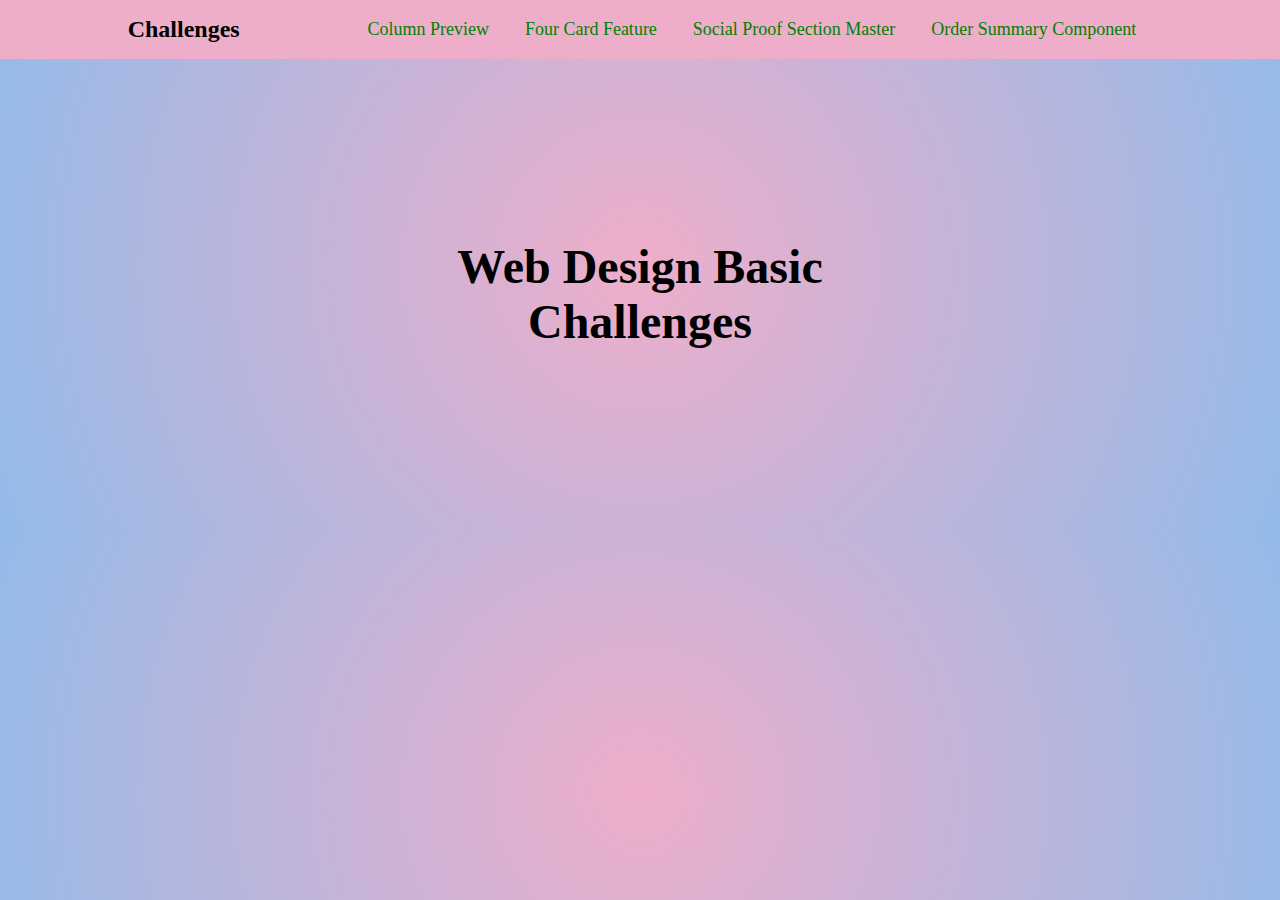
<file: index.html>
<!DOCTYPE html>
<html lang="en">
  <head>
    <meta charset="UTF-8" />
    <meta name="viewport" content="width=device-width, initial-scale=1.0" />
    <title>Deploy project</title>
    <link rel="stylesheet" href="style.css" />
  </head>
  <body>
    <div class="row">
      <h2>Challenges</h2>
      <ul>
        <li>
          <a href="3-column-preview-card-component-main/index.html"
            >Column Preview</a
          >
        </li>
        <li>
          <a href="four-card-feature-section-master/index.html"
            >Four Card Feature</a
          >
        </li>
        <li>
          <a href="social-proof-section-master/index.html"
            >Social Proof Section Master</a
          >
        </li>
        <li>
          <a href="order-summary-component-main/index.html"
            >Order Summary Component</a
          >
        </li>
      </ul>
    </div>
    <h1>Web Design Basic Challenges</h1>
  </body>
</html>
</file>
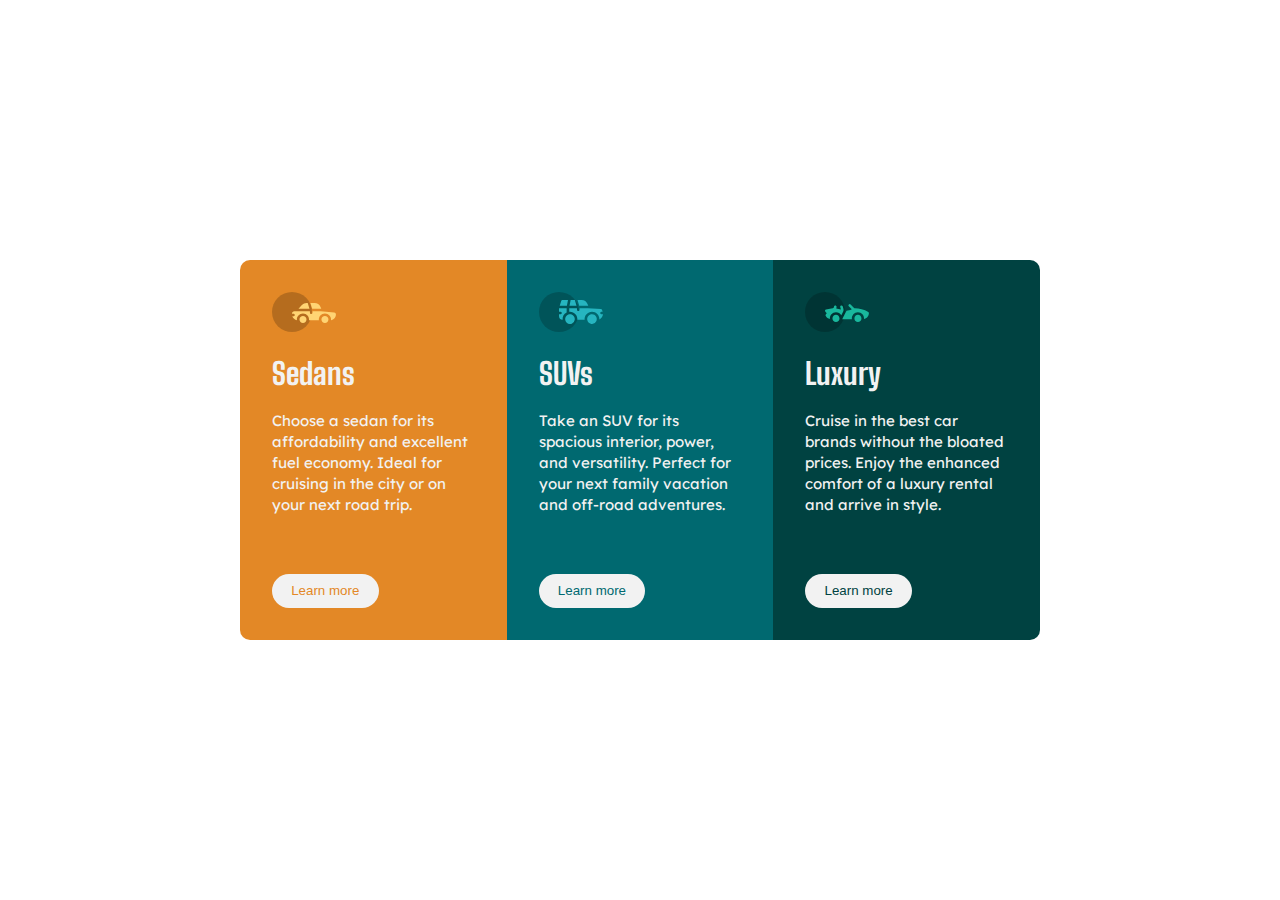
<file: 3-column-preview-card-component-main/index.html>
<!DOCTYPE html>
<html lang="en">
  <head>
    <meta charset="UTF-8" />
    <meta name="viewport" content="width=device-width, initial-scale=1.0" />
    <!-- displays site properly based on user's device -->

    <link
      rel="icon"
      type="image/png"
      sizes="32x32"
      href="./images/favicon-32x32.png"
    />

    <title>Frontend Mentor | 3-column preview card component</title>

    <!-- Feel free to remove these styles or customise in your own stylesheet 👍 -->
    <style>
      .attribution {
        font-size: 11px;
        text-align: center;
      }
      .attribution a {
        color: hsl(228, 45%, 44%);
      }
    </style>
    <link rel="stylesheet" href="css/style.css" />
  </head>
  <body>
    <div class="container">
      <div class="card">
        <div class="card-content">
          <img src="images/icon-sedans.svg" alt="img" />
          <h1>Sedans</h1>
          <p>
            Choose a sedan for its affordability and excellent fuel economy.
            Ideal for cruising in the city or on your next road trip.
          </p>
        </div>
        <button>Learn more</button>
      </div>
      <div class="card">
        <div class="card-content">
          <img src="images/icon-suvs.svg" alt="img" />
          <h1>SUVs</h1>
          <p>
            Take an SUV for its spacious interior, power, and versatility.
            Perfect for your next family vacation and off-road adventures.
          </p>
        </div>
        <button>Learn more</button>
      </div>
      <div class="card">
        <div class="card-content">
          <img src="images/icon-luxury.svg" alt="img" />
          <h1>Luxury</h1>
          <p>
            Cruise in the best car brands without the bloated prices. Enjoy the
            enhanced comfort of a luxury rental and arrive in style.
          </p>
        </div>
        <button>Learn more</button>
      </div>
    </div>

    <!-- <div class="attribution">
      Challenge by
      <a href="https://www.frontendmentor.io?ref=challenge" target="_blank"
        >Frontend Mentor</a
      >. Coded by <a href="#">Your Name Here</a>.
    </div> -->
  </body>
</html>
</file>
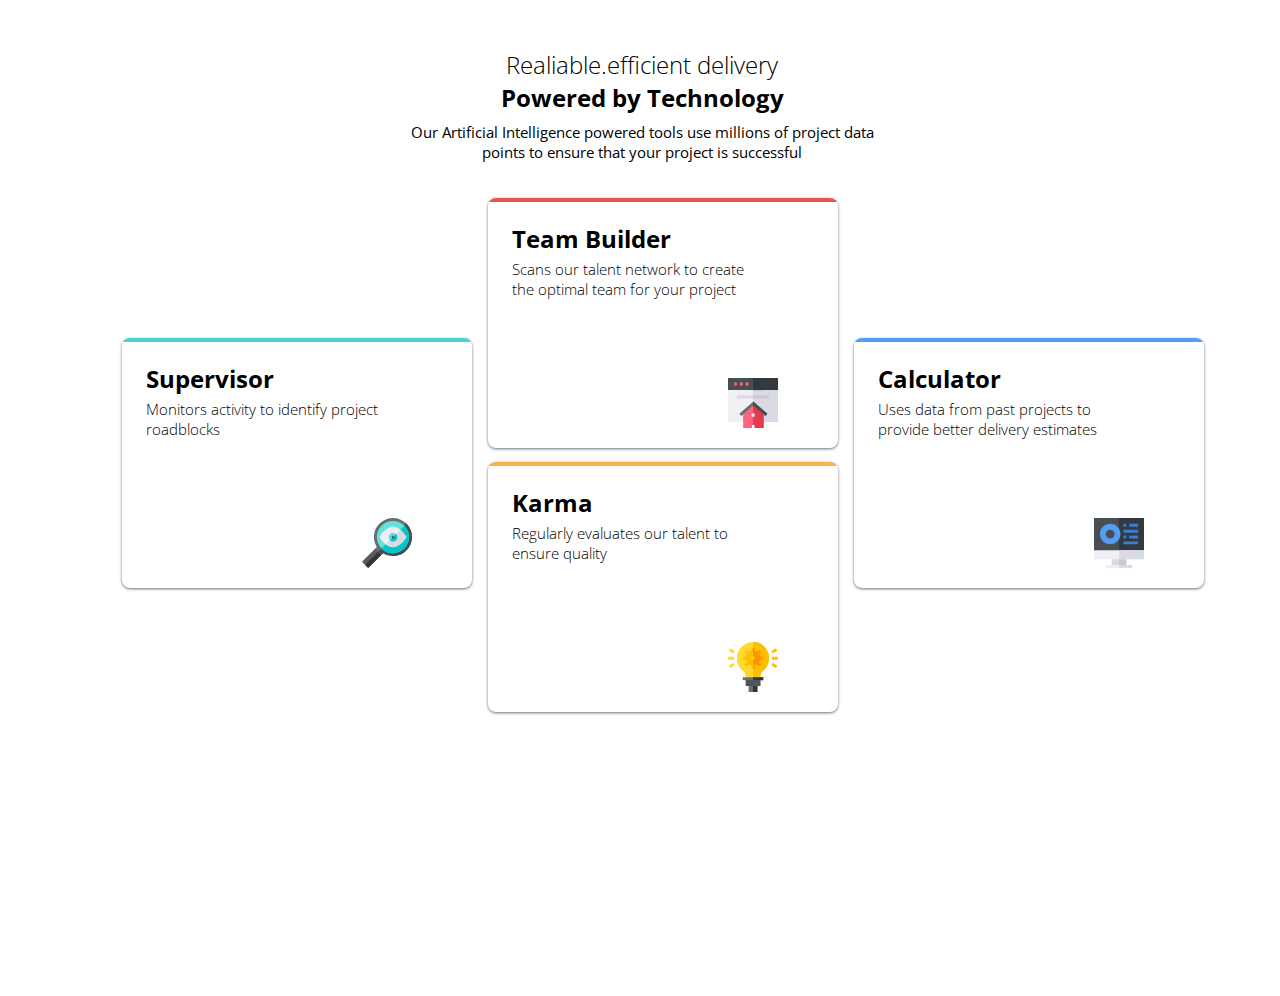
<file: four-card-feature-section-master/index.html>
<!DOCTYPE html>
<html lang="en">
<head>
  <meta charset="UTF-8">
  <meta name="viewport" content="width=device-width, initial-scale=1.0"> <!-- displays site properly based on user's device -->

  <link rel="icon" type="image/png" sizes="32x32" href="./images/favicon-32x32.png">
  <link rel="stylesheet" href="css/style.css">
  
  <title>Frontend Mentor | Four card feature section</title>

  <!-- Feel free to remove these styles or customise in your own stylesheet 👍 -->
  <style>
    .attribution { font-size: 11px; text-align: center; }
    .attribution a { color: hsl(228, 45%, 44%); }
  </style>
</head>
<body>

  <div class="container">
    <div class="header">
      <span class="title">Realiable.efficient delivery</span>
      <div class="power">Powered by Technology</div>
      <div class="outfit">Our Artificial Intelligence powered tools use millions of project data points to ensure that your project is successful </div>
        
     
    </div>
    <div class="footer">
      <div class="card card-one">
        <div class="green"></div>
        <div class="image">
          <h2>Supervisor</h2>
          <p> Monitors activity to identify project roadblocks</p>
        </div>
          <img src="images/icon-supervisor.svg" alt="mine">
      </div>
      <div class=" card-container">
        <div class="card card-two">
          <div class="red"></div>
          <div class="image">
          <h2>Team Builder</h2>
          <p> Scans our talent network to create the optimal team for your project</p>
        </div>
          <img src="images/icon-team-builder.svg" alt="mine">
        </div>
        <div class="card  card-three">
          <div class="orange"></div>
          <div class="image">
          <h2>Karma</h2>
          <p>Regularly evaluates our talent to ensure quality</p>
        </div>
          <img src="images/icon-karma.svg" alt="mine">
        </div>
      </div>
      <div class="card card-four">
        <div class="blue"></div>
        <div class="image">
        <h2>Calculator</h2>
        <p> Uses data from past projects to provide better delivery estimates

        </p>
      </div>
        <img src="images/icon-calculator.svg" alt="mine">
      </div>
    </div>
  </div>


  <!-- Reliable, efficient delivery
  Powered by Technology

  Our Artificial Intelligence powered tools use millions of project data points 
  to ensure that your project is successful

  Supervisor
  Monitors activity to identify project roadblocks

  Team Builder
  Scans our talent network to create the optimal team for your project

  Karma
  Regularly evaluates our talent to ensure quality

  Calculator
  Uses data from past projects to provide better delivery estimates

  
  <footer>
    <p class="attribution">
      Challenge by <a href="https://www.frontendmentor.io?ref=challenge" target="_blank">Frontend Mentor</a>. 
      Coded by <a href="#">Your Name Here</a>.
    </p>
  </footer> -->
</body>
</html>
</file>
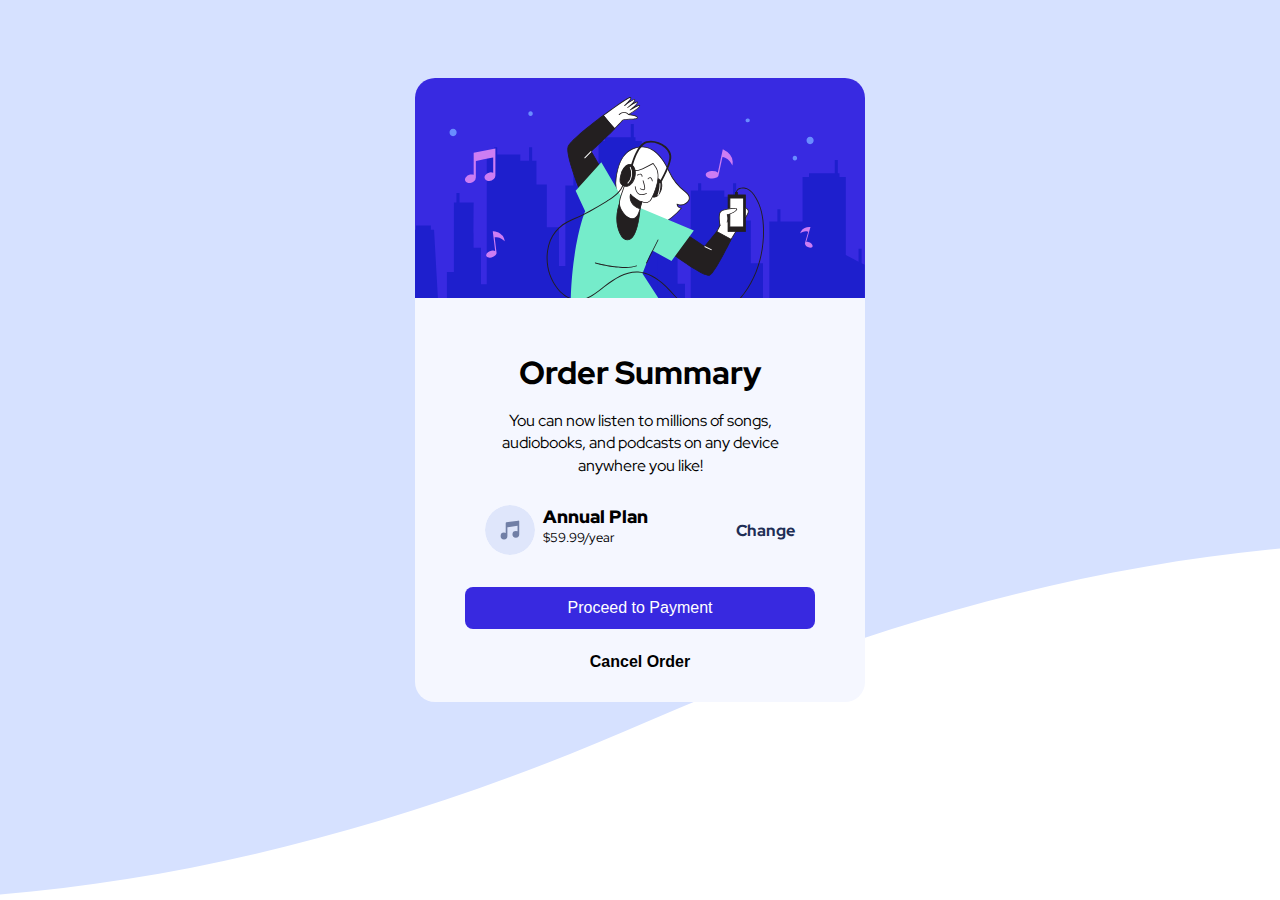
<file: order-summary-component-main/index.html>
<!DOCTYPE html>
<html lang="en">
  <head>
    <meta charset="UTF-8" />
    <meta name="viewport" content="width=device-width, initial-scale=1.0" />
    <!-- displays site properly based on user's device -->

    <link
      rel="icon"
      type="image/png"
      sizes="32x32"
      href="./images/favicon-32x32.png"
    />

    <title>Frontend Mentor | Order summary card</title>

    <!-- Feel free to remove these styles or customise in your own stylesheet 👍 -->
    <style>
      .attribution {
        font-size: 11px;
        text-align: center;
      }
      .attribution a {
        color: hsl(228, 45%, 44%);
      }
    </style>
   
    <link rel="stylesheet" href="css/style.css">
  </head>
  <body>

    <div class="container">
      <div class="image">
        <img src="images/illustration-hero.svg" alt="img" />
      </div>
      <div class="content">
        <h1>Order Summary</h1>
        <p>
          You can now listen to millions of songs, audiobooks, and podcasts on
          any device anywhere you like!
        </p>
      </div>
      <div class="audio">
        <div class="flex">
        <img src="images/icon-music.svg" alt="img" />
        <div class="audio-content">
         
          <h3>Annual Plan</h3>
          <h5>$59.99/year</h5>
        </div>
      </div>
        <span>Change</span>
      </div>
      <div class="footer">
       <div class="button-one">
        <button>Proceed to Payment</button>
    
      
       
      </div>
      <div class="button-two">
        <button>Cancel Order</button>
      </div>
    
      </div>
    </div>

    <!-- Order Summary

  You can now listen to millions of songs, audiobooks, and podcasts on any 
  device anywhere you like!

  Annual Plan
  $59.99/year

  Change

  Proceed to Payment
  Cancel Order -->

    <!-- <div class="attribution">
    Challenge by <a href="https://www.frontendmentor.io?ref=challenge" target="_blank">Frontend Mentor</a>. 
    Coded by <a href="#">Your Name Here</a>.
  </div> -->
  </body>
</html>
</file>
<file: style.css>
body{
background: #EEAECA;
background: radial-gradient(circle,rgba(238, 174, 202, 1) 0%, rgba(148, 187, 233, 1) 100%);


}
*{
    margin: 0;
    padding: 0;
    box-sizing: border-box;
}
h1{
    max-width: 500px;
    text-align: center;
    margin: 180px auto;
    font-size: 3rem;
    
}
.row{
    display: flex;
    justify-content: space-evenly;
    align-items: center;
    background-color: #EEAECA;
    padding: 1rem;
}
ul{
   list-style-type: none; 
}
ul li {
    display: inline-block;
    text-decoration: none;
}
ul li a{
    text-decoration: none;
    margin: 1rem;
    color: green;
    font-size: 18px;
    
}
</file>
<file: 3-column-preview-card-component-main/css/style.css>
@import url("https://fonts.googleapis.com/css2?family=Big+Shoulders:opsz,wght@10..72,100..900&family=Lexend+Deca:wght@100..900&display=swap");
* {
  padding: 0;
  margin: 0;
  box-sizing: border-box;
}

body {
  font-family: "Lexend Deca", sans-serif;
  font-optical-sizing: auto;
  font-weight: 400;
  font-style: normal;
  display: flex;
  justify-content: center;
  align-items: center;
  min-height: 100vh;
  font-size: 15px;
}

.container {
  max-width: 800px;
  display: grid;
  grid-template-columns: 1fr;
  grid-auto-rows: 380px;
  border-radius: 10px;
  overflow: hidden;
  margin: 4rem 1rem;
}
@media (min-width: 768px) {
  .container {
    grid-template-columns: repeat(3, 1fr);
    margin: initial;
  }
}
.container .card {
  padding: 2rem;
  display: flex;
  flex-wrap: wrap;
  align-content: space-between;
}
.container .card:nth-child(1) {
  background-color: hsl(31, 77%, 52%);
}
.container .card:nth-child(1) button {
  color: hsl(31, 77%, 52%);
}
.container .card:nth-child(2) {
  background-color: hsl(184, 100%, 22%);
}
.container .card:nth-child(2) button {
  color: hsl(184, 100%, 22%);
}
.container .card:nth-child(3) {
  background-color: hsl(179, 100%, 13%);
}
.container .card:nth-child(3) button {
  color: hsl(179, 100%, 13%);
}
.container .card .card-content h1 {
  font-family: "Big Shoulders", sans-serif;
  font-optical-sizing: auto;
  font-weight: 700;
  font-style: normal;
  color: hsl(0, 0%, 95%);
  margin: 1.2rem 0;
}
.container .card .card-content p {
  color: hsl(0, 0%, 95%);
  line-height: 1.4;
}
.container .card button {
  padding: 0.6rem 1.2rem;
  background-color: hsl(0, 0%, 95%);
  border: 0;
  border-radius: 30px;
  transition: 0.5s;
}
.container .card button:hover {
  background-color: transparent;
  outline: 1.5px solid hsl(0, 0%, 95%);
  color: hsl(0, 0%, 95%);
}/*# sourceMappingURL=style.css.map */
</file>
<file: four-card-feature-section-master/css/style.css>
@import url("https://fonts.googleapis.com/css2?family=Open+Sans:ital,wght@0,300..800;1,300..800&display=swap");
body {
  font-family: "Open Sans", sans-serif;
  font-optical-sizing: auto;
  font-weight: 200;
  font-style: normal;
  font-variation-settings: "wdth" 100;
}

.container {
  max-width: 890px;
  height: 100vh;
  margin: 16px 50px;
  padding: 2rem 4rem;
}
.container .header {
  text-align: center;
  max-width: 480px;
  transform: translateX(280px);
}
.container .header .title {
  font-size: 1.5rem;
  font-weight: 100;
}
.container .header .power {
  font-size: 1.5rem;
  font-weight: bold;
  margin-bottom: 0.5rem;
}
.container .header .outfit {
  font-size: 15px;
  font-weight: 400;
}
.container .footer {
  display: grid;
  grid-template-columns: repeat(3, 350px);
  grid-template-rows: 250px;
  gap: 1rem;
  margin-top: 11rem;
}
.container .footer .card {
  box-shadow: 0px 1px 3px hsl(212, 6%, 44%);
  border-radius: 8px;
  overflow: hidden;
}
.container .footer .card .green {
  width: inherit;
  height: 4px;
  background-color: hsl(180, 62%, 55%);
}
.container .footer .card .red {
  width: 100%;
  height: 4px;
  background-color: hsl(0, 78%, 62%);
}
.container .footer .card .orange {
  width: 100%;
  height: 4px;
  background-color: hsl(34, 97%, 64%);
}
.container .footer .card .blue {
  width: 100%;
  height: 4px;
  background-color: hsl(212, 86%, 64%);
}
.container .footer .card .image {
  max-width: 240px;
  padding-left: 24px;
}
.container .footer .card .image p {
  font-size: 15px;
  transform: translateY(-1rem);
}
.container .footer .card img {
  transform: translateX(240px);
  width: 50px;
  height: 50px;
  margin-top: 3rem;
}
.container .footer .card-one {
  background-color: hsl(0, 0%, 100%);
}
.container .footer .card-container {
  display: grid;
  grid-template-rows: 250px;
  gap: 2rem;
}
.container .footer .card-container .card-two {
  background-color: hsl(0, 0%, 100%);
  transform: translateY(-140px);
}
.container .footer .card-container .card-three {
  background-color: hsl(0, 0%, 100%);
  height: 250px;
  transform: translateY(-158px);
}
.container .footer .card-four {
  background-color: hsl(0, 0%, 100%);
}/*# sourceMappingURL=style.css.map */
</file>
<file: order-summary-component-main/css/style.css>
@import url("https://fonts.googleapis.com/css2?family=Red+Hat+Display:ital,wght@0,300..900;1,300..900&display=swap");
* {
  margin: 0;
  padding: 0;
  box-sizing: border-box;
}

body {
  font-family: "Red Hat Display", sans-serif;
  font-optical-sizing: auto;
  font-weight: 400;
  font-style: normal;
  font-size: 16px;
  display: flex;
  justify-content: center;
  align-items: center;
  height: 780px;
  background-image: url("../images/pattern-background-desktop.svg");
  background-repeat: no-repeat;
  background-attachment: fixed;
  background-position: center;
  background-size: cover;
}

.container {
  max-width: 500px;
  background-color: hsl(225, 100%, 98%);
  height: 80%;
  border-radius: 20px;
  overflow: hidden;
}
.container .image img {
  width: 100%;
}
.container .content {
  margin-top: 2rem;
  width: 400px;
  text-align: center;
  padding: 1rem 3rem;
  transform: translateX(25px);
}
.container .content h1 {
  font-weight: 800;
  font-size: 2rem;
}
.container .content p {
  margin-top: 1rem;
  line-height: 1.4rem;
  font-weight: 600px;
}
.container .audio {
  display: flex;
  justify-content: space-between;
  align-items: center;
  gap: 1rem;
  background-color: hsl(225, 100%, 98%);
  padding: 12px 20px;
  max-width: 350px;
  transform: translateX(50px);
}
.container .audio .flex {
  display: flex;
}
.container .audio .flex img {
  width: 50px;
  background-color: hsl(225, 100%, 98%);
  border-radius: 50px;
  margin-right: 8px;
}
.container .audio .flex .audio-content h3 {
  font-size: 18px;
  font-weight: 900;
}
.container .audio .flex .audio-content h5 {
  font-weight: normal;
}
.container .audio span {
  font-size: 16px;
  font-weight: 800;
  color: hsl(223, 47%, 23%);
}
.container .footer {
  margin-top: 20px;
  transform: translateX(50px);
  max-width: 350px;
}
.container .footer .button-one button {
  width: 100%;
  padding: 12px 20px;
  margin-bottom: 12px;
  background-color: hsl(245, 75%, 52%);
  border: 0;
  color: white;
  font-size: 1rem;
  border-radius: 8px;
}
.container .footer .button-two button {
  width: 100%;
  padding: 12px 20px;
  border: none;
  background-color: hsl(225, 100%, 98%);
  border-radius: 8px;
  font-size: 16px;
  font-weight: 600;
}/*# sourceMappingURL=style.css.map */
</file>
